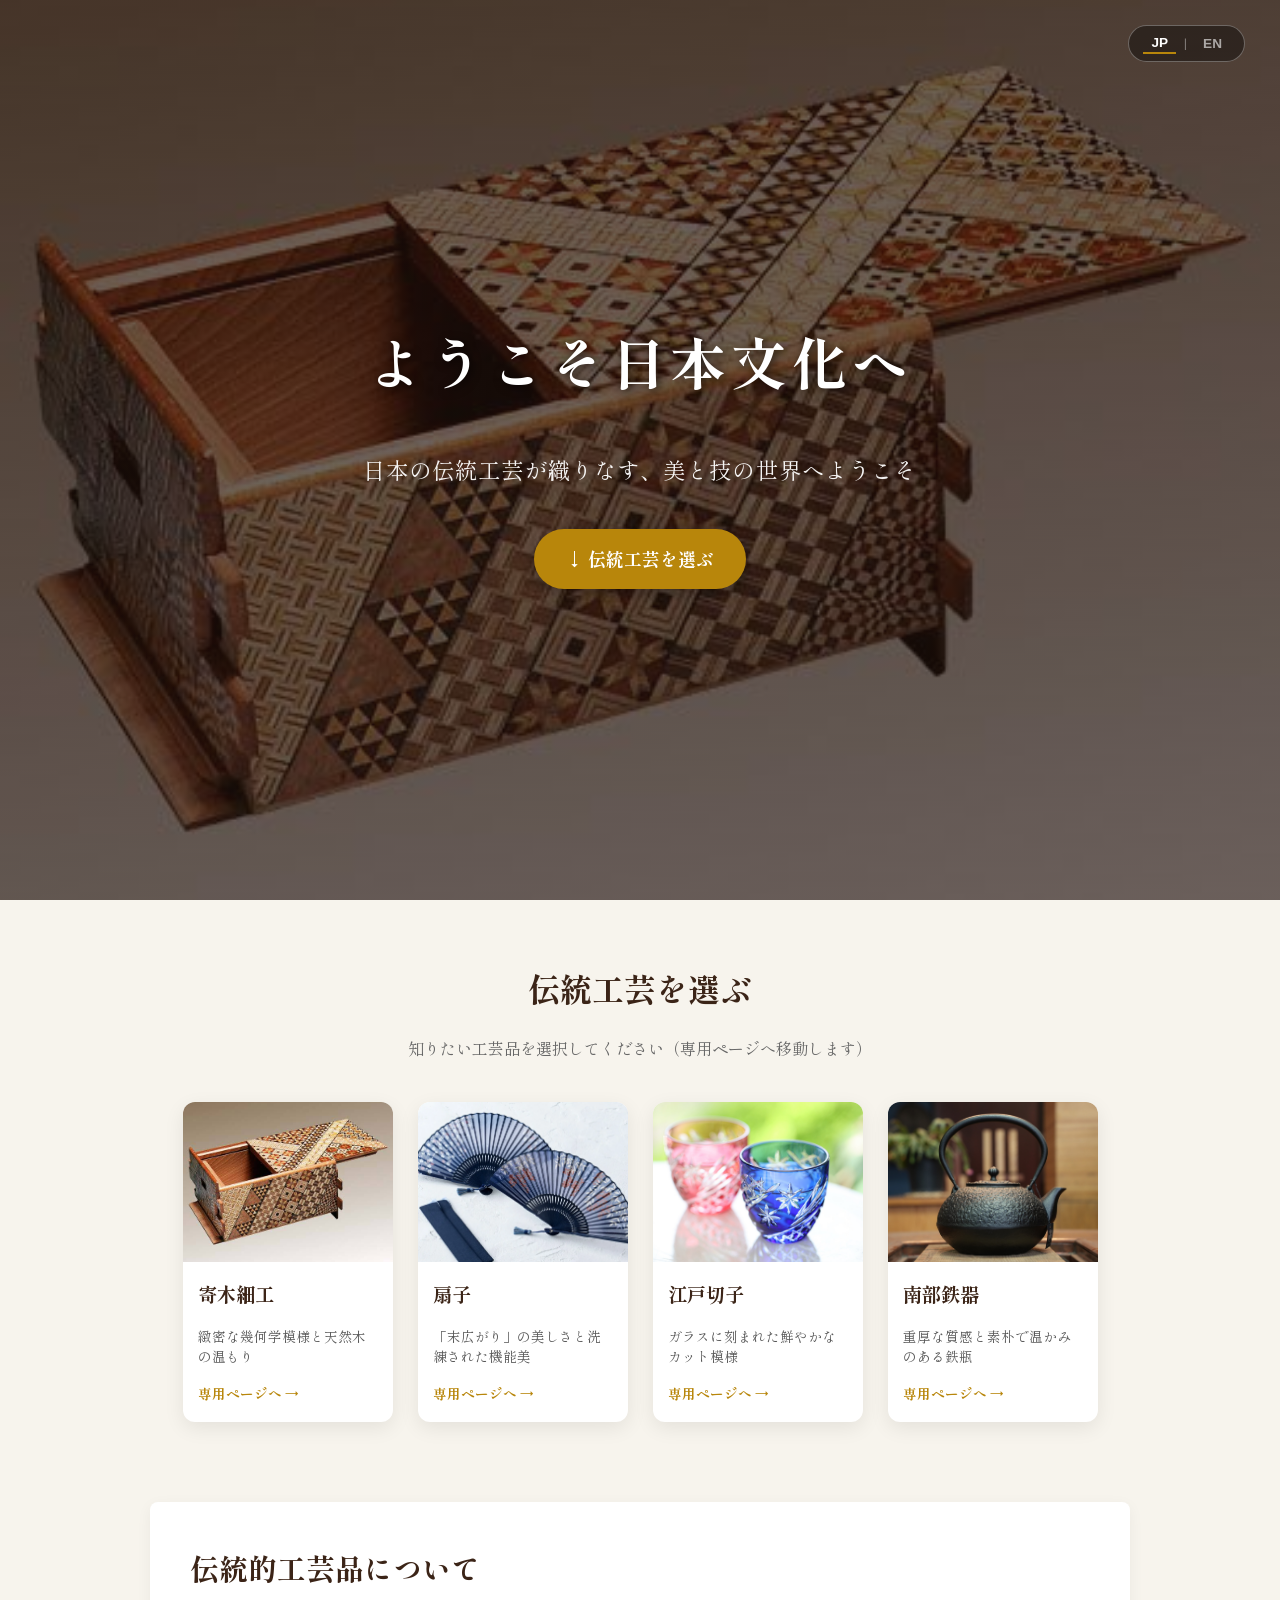
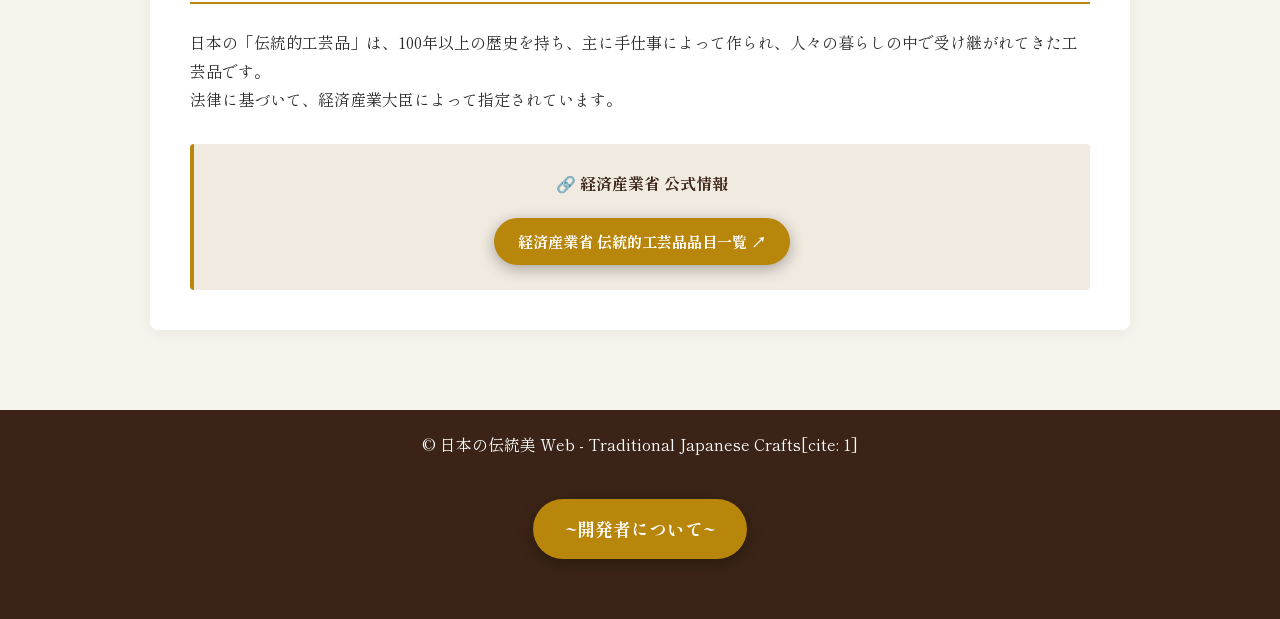
<file: index.html>
<!DOCTYPE html>
<html lang="ja">
<head>
  <meta charset="utf-8">
  <title>ようこそ日本文化へ</title>

  <link rel="stylesheet" href="style.css">
  <link rel="preconnect" href="https://fonts.gstatic.com">
  <link href="https://fonts.googleapis.com/css2?family=Shippori+Mincho:wght@400;700&display=swap" rel="stylesheet">
</head>

<body>

<!-- ① 表紙（ウェルカム画面） -->
<header class="hero">
  <div class="lang-switch-header">
    <button id="btn-ja" class="lang-btn active" onclick="switchLanguage('ja')">JP</button>
    <span class="lang-divider">|</span>
    <button id="btn-en" class="lang-btn" onclick="switchLanguage('en')">EN</button>
  </div>

  <div class="hero-content">
    <h1>
      <span class="lang-ja">ようこそ日本文化へ</span>
      <span class="lang-en" style="display: none;">Welcome to Japanese Culture</span>
    </h1>
    <p class="lang-ja">日本の伝統工芸が織りなす、美と技の世界へようこそ</p>
    <p class="lang-en" style="display: none;">Welcome to the world of beauty and craftsmanship in traditional Japanese arts.</p>
    
    <a href="#select-section" class="scroll-btn">
      <span class="lang-ja">↓ 伝統工芸を選ぶ</span>
      <span class="lang-en" style="display: none;">↓ Explore Crafts</span>
    </a>
  </div>
</header>

<!-- ② 選択画面（別ページへ飛ぶ4つのカード） -->
<section id="select-section" class="select-container">
  <h2>
    <span class="lang-ja">伝統工芸を選ぶ</span>
    <span class="lang-en" style="display: none;">Select a Craft</span>
  </h2>
  <p class="select-lead">
    <span class="lang-ja">知りたい工芸品を選択してください（専用ページへ移動します）</span>
    <span class="lang-en" style="display: none;">Choose a craft to view its detail page.</span>
  </p>

  <div class="card-grid">
    <!-- 1. 寄木細工 -->
    <a href="yosegi.html" class="card">
      <div class="card-img-wrapper">
        <img src="yosegi.jpeg" alt="寄木細工">
      </div>
      <div class="card-body">
        <h3>
          <span class="lang-ja">寄木細工</span>
          <span class="lang-en" style="display: none;">Yosegi Woodwork</span>
        </h3>
        <p>
          <span class="lang-ja">緻密な幾何学模様と天然木の温もり</span>
          <span class="lang-en" style="display: none;">Intricate geometric patterns and natural wood warmth.</span>
        </p>
        <span class="card-btn">
          <span class="lang-ja">専用ページへ →</span>
          <span class="lang-en" style="display: none;">Go to Page →</span>
        </span>
      </div>
    </a>

    <!-- 2. 扇子 -->
    <a href="sensu.html" class="card">
      <div class="card-img-wrapper">
        <img src="sensu.webp" alt="扇子">
      </div>
      <div class="card-body">
        <h3>
          <span class="lang-ja">扇子</span>
          <span class="lang-en" style="display: none;">Folding Fans</span>
        </h3>
        <p>
          <span class="lang-ja">「末広がり」の美しさと洗練された機能美</span>
          <span class="lang-en" style="display: none;">Functional elegance symbolizing prosperity and good fortune.</span>
        </p>
        <span class="card-btn">
          <span class="lang-ja">専用ページへ →</span>
          <span class="lang-en" style="display: none;">Go to Page →</span>
        </span>
      </div>
    </a>

    <!-- 3. 江戸切子 -->
    <a href="edokiriko.html" class="card">
      <div class="card-img-wrapper">
        <img src="edokiriko.jpg" alt="江戸切子">
      </div>
      <div class="card-body">
        <h3>
          <span class="lang-ja">江戸切子</span>
          <span class="lang-en" style="display: none;">Edo Kiriko Glass</span>
        </h3>
        <p>
          <span class="lang-ja">ガラスに刻まれた鮮やかなカット模様</span>
          <span class="lang-en" style="display: none;">Brilliant cut glass patterns creating stunning light reflections.</span>
        </p>
        <span class="card-btn">
          <span class="lang-ja">専用ページへ →</span>
          <span class="lang-en" style="display: none;">Go to Page →</span>
        </span>
      </div>
    </a>

    <!-- 4. 南部鉄器 -->
    <a href="nanbutekki.html" class="card">
      <div class="card-img-wrapper">
        <img src="nanbutekki.jpg" alt="南部鉄器">
      </div>
      <div class="card-body">
        <h3>
          <span class="lang-ja">南部鉄器</span>
          <span class="lang-en" style="display: none;">Nanbu Ironware</span>
        </h3>
        <p>
          <span class="lang-ja">重厚な質感と素朴で温かみのある鉄瓶</span>
          <span class="lang-en" style="display: none;">Durable cast ironware known for heat retention and rustic beauty.</span>
        </p>
        <span class="card-btn">
          <span class="lang-ja">専用ページへ →</span>
          <span class="lang-en" style="display: none;">Go to Page →</span>
        </span>
      </div>
    </a>
  </div>
</section>

<!-- 伝統的工芸品とは？＆ 経産省リンク -->
<section id="about-crafts" class="detail-section">
  <h2>
    <span class="lang-ja">伝統的工芸品について</span>
    <span class="lang-en" style="display: none;">About Traditional Crafts</span>
  </h2>
  
  <p class="lang-ja">
    日本の「伝統的工芸品」は、100年以上の歴史を持ち、主に手仕事によって作られ、人々の暮らしの中で受け継がれてきた工芸品です。<br>
    法律に基づいて、経済産業大臣によって指定されています。
  </p>
  <p class="lang-en" style="display: none;">
    Japan's "Traditional Crafts" are masterworks preserved for over 100 years, predominantly handcrafted and passed down through generations.
  </p>

  <div class="info-box" style="margin-top: 30px; text-align: center; padding: 25px;">
    <h3>
      <span class="lang-ja">🔗 経済産業省 公式情報</span>
      <span class="lang-en" style="display: none;">🔗 METI Official Information</span>
    </h3>
    <a href="https://www.meti.go.jp/policy/mono_info_service/mono/nichiyo-densan/index.html" target="_blank" rel="noopener noreferrer" class="scroll-btn" style="display: inline-block; padding: 10px 24px; font-size: 0.95rem; margin-top: 15px;">
      <span class="lang-ja">経済産業省 伝統的工芸品品目一覧 ↗</span>
      <span class="lang-en" style="display: none;">METI Traditional Crafts Page ↗</span>
    </a>
  </div>
</section>

<footer>
  &copy; 日本の伝統美 Web - Traditional Japanese Crafts[cite: 1]
  <div style="text-align: center; margin: 40px 0;">
    <!-- 組織ポータルへのリンク -->
    <a href="portal.html" class="scroll-btn">
      <span class="lang-ja">~開発者について~</span>
      <span class="lang-en" style="display: none;">About Developer (Portal)</span>
    </a>
  </div>
</footer>

<script>
  function switchLanguage(lang) {
    const jaElements = document.querySelectorAll('.lang-ja');
    const enElements = document.querySelectorAll('.lang-en');
    const btnJa = document.getElementById('btn-ja');
    const btnEn = document.getElementById('btn-en');

    localStorage.setItem('siteLang', lang);

    if (lang === 'en') {
      jaElements.forEach(el => el.style.display = 'none');
      enElements.forEach(el => el.style.display = 'inline-block');
      document.querySelectorAll('p.lang-en, div.lang-en').forEach(el => el.style.display = 'block');
      if (btnJa) btnJa.classList.remove('active');
      if (btnEn) btnEn.classList.add('active');
    } else {
      enElements.forEach(el => el.style.display = 'none');
      jaElements.forEach(el => el.style.display = 'inline-block');
      document.querySelectorAll('p.lang-ja, div.lang-ja').forEach(el => el.style.display = 'block');
      if (btnEn) btnEn.classList.remove('active');
      if (btnJa) btnJa.classList.add('active');
    }
  }

  document.addEventListener('DOMContentLoaded', () => {
    const savedLang = localStorage.getItem('siteLang') || 'ja';
    switchLanguage(savedLang);
  });
</script>

</body>
</html>
</file>
<file: style.css>
@charset "utf-8";

/* スムーズスクロール */
html {
  scroll-behavior: smooth;
}

body {
  background-color: #f7f4ed;
  color: #2b2b2b;
  font-family: "Shippori Mincho", "Hiragino Mincho ProN", serif;
  margin: 0;
  padding: 0;
  line-height: 1.8;
}

/* ① 表紙（ヒーローエリア） */
header.hero {
  position: relative;
  width: 100%;
  height: 100vh;
  box-sizing: border-box;
  background: linear-gradient(rgba(30, 15, 10, 0.65), rgba(30, 15, 10, 0.65)), url('yosegi.jpeg') no-repeat center center;
  background-size: cover;
  background-attachment: fixed;
  display: flex;
  flex-direction: column;
  justify-content: center;
  align-items: center;
  text-align: center;
  color: #ffffff;
  padding: 20px;
}

/* 右上の言語切り替えUI */
.lang-switch-header {
  position: absolute;
  top: 25px;
  right: 35px;
  display: flex;
  align-items: center;
  gap: 8px;
  background: rgba(0, 0, 0, 0.4);
  padding: 6px 14px;
  border-radius: 20px;
  border: 1px solid rgba(255, 255, 255, 0.3);
  z-index: 100;
}

.lang-btn {
  border: none;
  background: transparent;
  color: rgba(255, 255, 255, 0.6);
  font-size: 0.85rem;
  font-weight: bold;
  cursor: pointer;
  padding: 2px 8px;
  transition: all 0.3s;
}

.lang-btn.active {
  color: #ffffff;
  border-bottom: 2px solid #b8860b;
}

.lang-btn:hover {
  color: #ffffff;
}

.lang-divider {
  color: rgba(255, 255, 255, 0.4);
  font-size: 0.8rem;
}

/* メインタイトル・説明文 */
.hero-content {
  display: flex;
  flex-direction: column;
  align-items: center;
}

.hero-content h1 {
  font-size: 3.5rem;
  margin: 0 0 15px 0;
  letter-spacing: 0.08em;
  text-shadow: 2px 2px 10px rgba(0, 0, 0, 0.7);
}

.hero-content p {
  font-size: 1.4rem;
  margin-bottom: 40px;
  opacity: 0.95;
  letter-spacing: 0.05em;
}

.scroll-btn {
  display: inline-block;
  padding: 14px 32px;
  background-color: #b8860b;
  color: #ffffff;
  border-radius: 50px;
  text-decoration: none;
  font-weight: bold;
  font-size: 1.1rem;
  box-shadow: 0 4px 15px rgba(0, 0, 0, 0.3);
  transition: transform 0.2s, background-color 0.2s;
}

.scroll-btn:hover {
  background-color: #d4af37;
  transform: translateY(-3px);
}

/* ② 選択画面（カードエリア） */
.select-container {
  max-width: 1000px;
  margin: 60px auto;
  text-align: center;
  padding: 0 20px;
}

.select-container h2 {
  font-size: 2rem;
  color: #3b2417;
  margin-bottom: 10px;
}

.select-lead {
  color: #666;
  margin-bottom: 40px;
}

.card-grid {
  display: flex;
  justify-content: center;
  gap: 25px;
  flex-wrap: wrap;
}

.card {
  width: 210px;
  background-color: #ffffff;
  border-radius: 12px;
  overflow: hidden;
  box-shadow: 0 6px 20px rgba(0, 0, 0, 0.08);
  text-decoration: none;
  color: inherit;
  transition: transform 0.3s, box-shadow 0.3s;
  display: flex;
  flex-direction: column;
}

.card:hover {
  transform: translateY(-8px);
  box-shadow: 0 12px 30px rgba(0, 0, 0, 0.15);
}

.card-img-wrapper {
  height: 160px;
  overflow: hidden;
}

.card-img-wrapper img {
  width: 100%;
  height: 100%;
  object-fit: cover;
  transition: transform 0.3s;
}

.card:hover .card-img-wrapper img {
  transform: scale(1.05);
}

.card-body {
  padding: 15px;
  text-align: left;
}

.card-body h3 {
  margin: 0 0 8px 0;
  font-size: 1.2rem;
  color: #3b2417;
}

.card-body p {
  font-size: 0.85rem;
  color: #555;
  margin-bottom: 12px;
  line-height: 1.5;
}

.card-btn {
  color: #b8860b;
  font-weight: bold;
  font-size: 0.85rem;
}

/* ③ 詳細セクション */
.detail-section {
  max-width: 900px;
  margin: 80px auto;
  background-color: #ffffff;
  padding: 40px;
  border-radius: 8px;
  box-shadow: 0 4px 15px rgba(0, 0, 0, 0.05);
}

.detail-section h2 {
  font-size: 1.8rem;
  border-bottom: 2px solid #b8860b;
  padding-bottom: 8px;
  margin-top: 0;
  color: #3b2417;
}

.layout {
  display: flex;
  align-items: flex-start;
  gap: 30px;
  margin-top: 20px;
}

.layout img {
  width: 300px;
  height: auto;
  border-radius: 6px;
  box-shadow: 0 2px 8px rgba(0, 0, 0, 0.1);
}

.info-box {
  margin-top: 20px;
  padding: 15px;
  background-color: #f0eae1;
  border-left: 4px solid #b8860b;
  border-radius: 4px;
}

.info-box h3 {
  margin: 0 0 5px 0;
  font-size: 1rem;
  color: #3b2417;
}

.info-box p {
  margin: 0;
  font-size: 0.9rem;
}

/* フッター */
footer {
  text-align: center;
  padding: 20px;
  background-color: #3b2417;
  color: #ffffff;
  margin-top: 60px;
}
</file>
